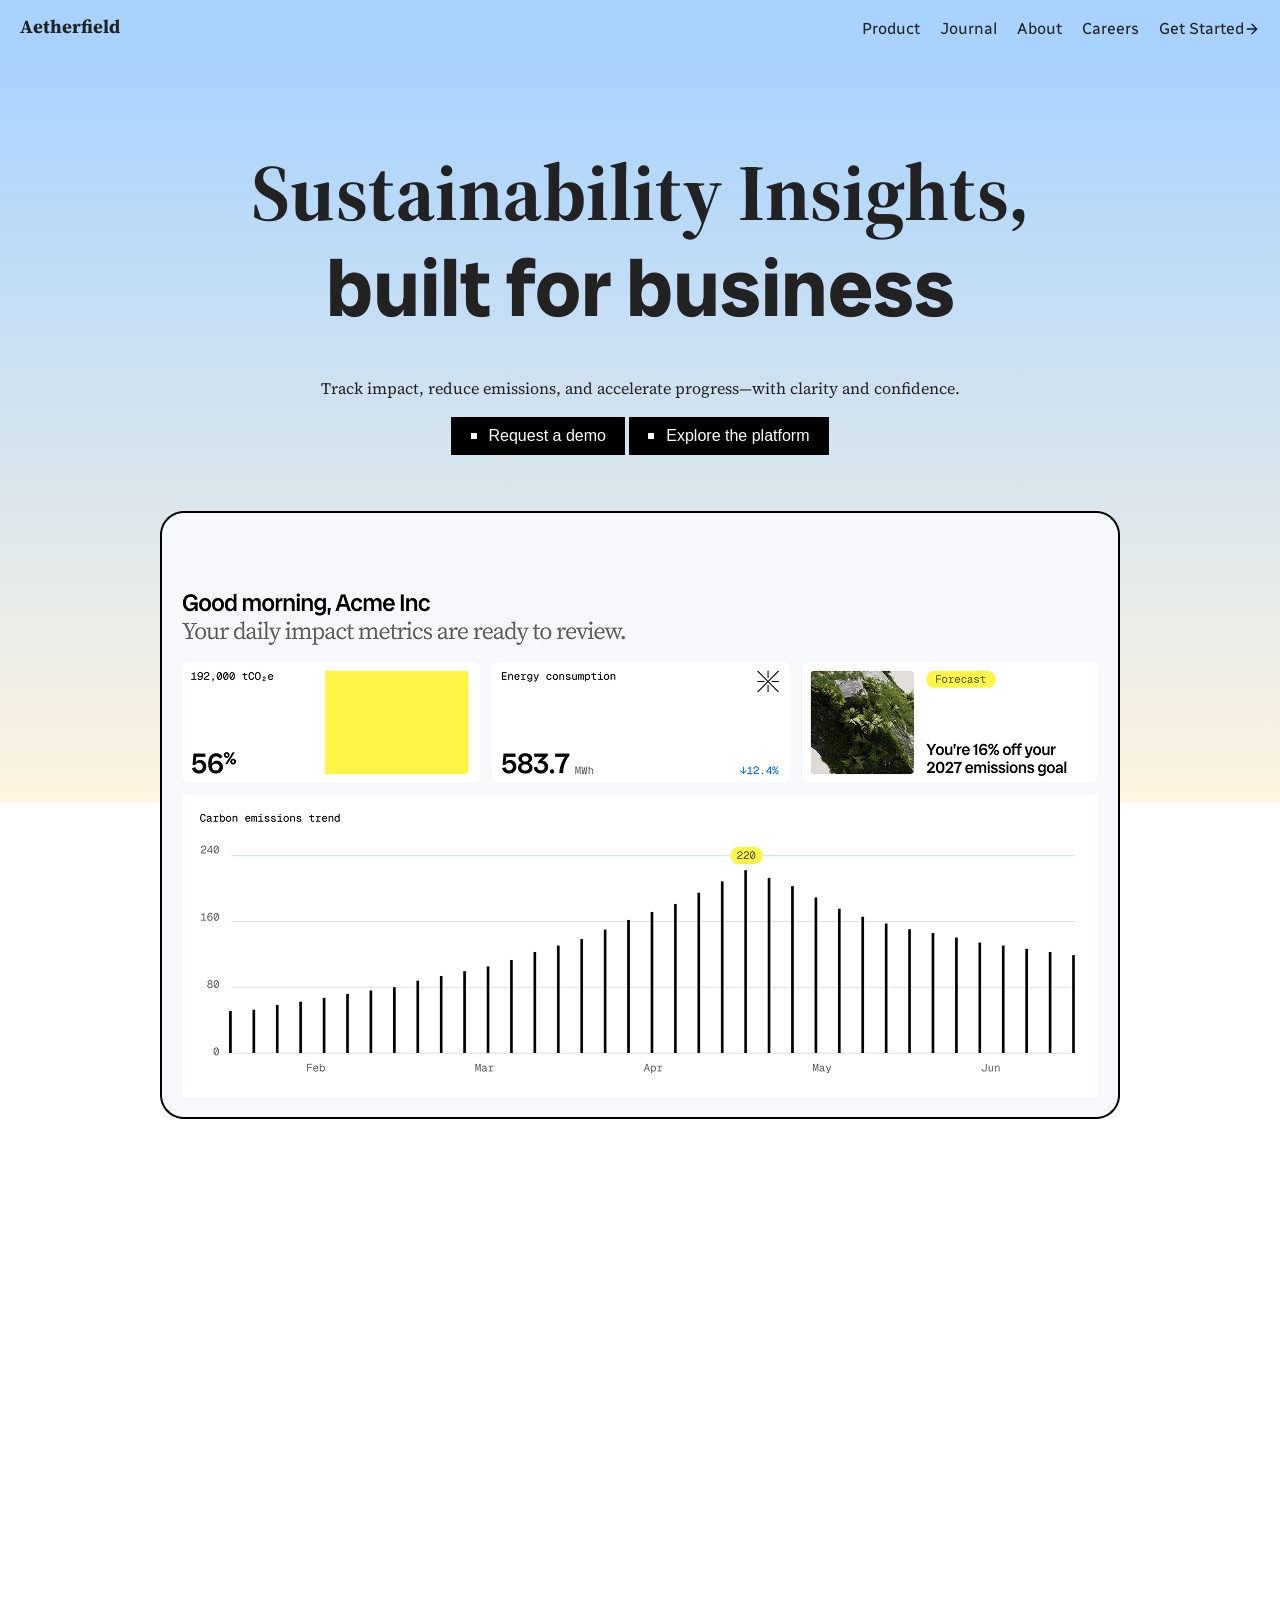
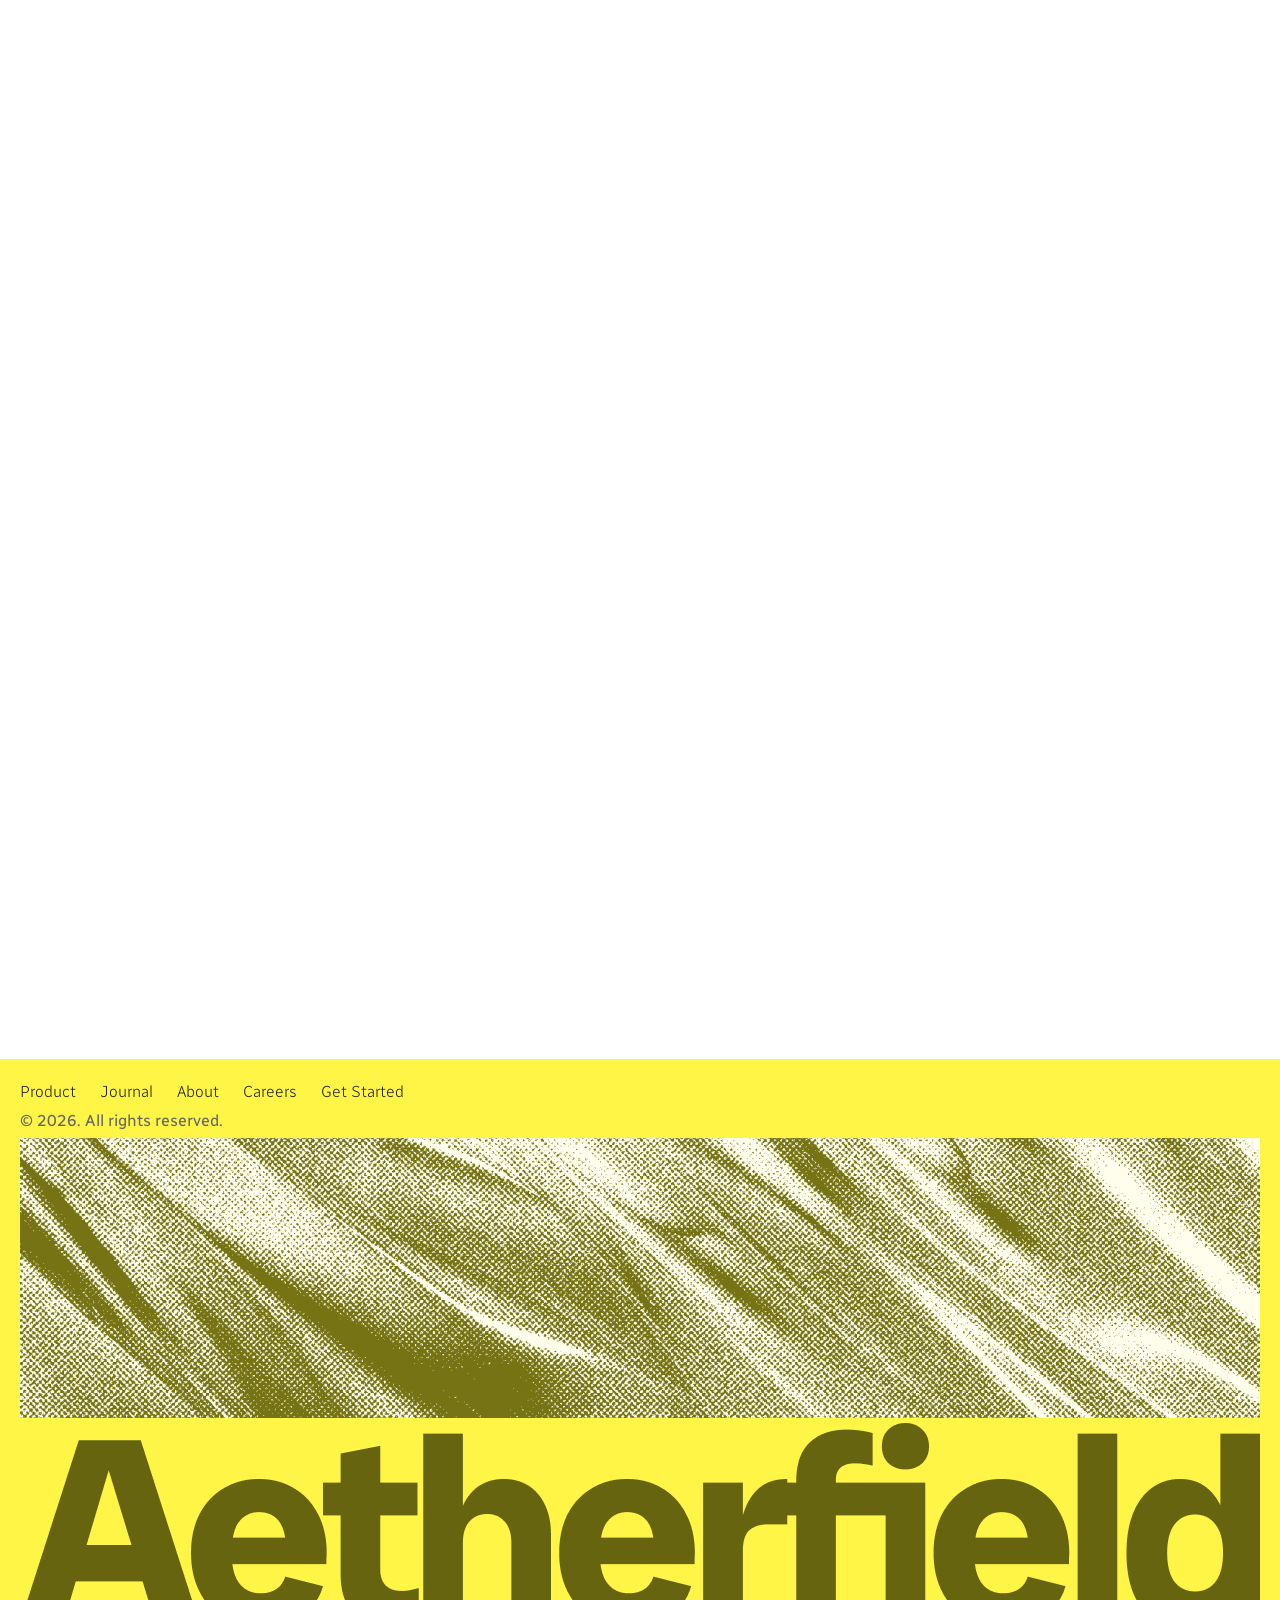
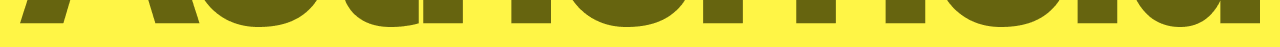
<file: index.html>
<!doctype html>
<html lang="en">

<head>
  <meta charset="UTF-8" />
  <meta name="viewport" content="width=device-width, initial-scale=1.0" />
  <title>CIS 211 Internet & Web Technology</title>
  <link rel="preconnect" href="https://fonts.googleapis.com">
  <link rel="preconnect" href="https://fonts.gstatic.com" crossorigin>
  <link
    href="https://fonts.googleapis.com/css2?family=Radio+Canada+Big:ital,wght@0,400..700;1,400..700&family=Radio+Canada:ital,wght@0,400..700;1,400..700&display=swap"
    rel="stylesheet">
  <link
    href="https://fonts.googleapis.com/css2?family=Inter:wght@400;500;600&family=Source+Serif+4:ital,opsz,wght@0,8..60,400;0,8..60,600;0,8..60,700;1,8..60,400&display=swap"
    rel="stylesheet">
  <link href="./css/styles.css" rel="stylesheet" />
</head>

<body>
  <header>
    <nav>
      <div class="logo">
        <h3 class="textLogo"><a href="./index.html">Aetherfield</a> </h3>
        <!-- <img src="./images/" alt="Logo" class="brandLogo"> -->
      </div>
      <ul>
        <li><a href="./product.html">Product</a></li>
        <li><a href="./journal.html">Journal</a></li>
        <li><a href="./about.html">About</a></li>
        <li><a href="./careers.html">Careers</a></li>
        <li><a class="arrow-link" href="./getstarted.html"><span>Get Started </span><svg class="arrow"
              viewBox="0 0 24 24" fill="none" stroke="currentColor" stroke-width="2" stroke-linecap="round"
              stroke-linejoin="round" aria-hidden="true" focusable="false">
              <!-- Horizontal stem line -->
              <line x1="5" y1="12" x2="19" y2="12" />
              <!-- Chevron arrow head -->
              <polyline points="12 5 19 12 12 19" />
            </svg>
          </a>
        </li>
      </ul>
    </nav>
  </header>

  <main class="container">
    <section class="hero">
      <div class="heroText">
        <h1>Sustainability Insights, <br><span>built for business</span></h1>
        <p>Track impact, reduce emissions, and accelerate progress—with clarity and confidence.</p>
        <button class="btn">Request a demo</button>
        <button class="btn">Explore the platform</button>
      </div>

      <div class="heroImg">
        <img src="./images/HeroImage.png" alt="Hero Image">
      </div>

    </section>
    <section class="sustainability">

    </section>
    <section class="clarity">

    </section>
    <section class="acme">

    </section>
    <section class="journal">

    </section>

    <section class="testomonial">

    </section>
    <section class="request">

    </section>
  </main>
  <footer>
    <nav>
      <ul>
        <li><a href="./product.html">Product</a></li>
        <li><a href="./journal.html">Journal</a></li>
        <li><a href="./about.html">About</a></li>
        <li><a href="./careers.html">Careers</a></li>
        <li><a href="./getstarted.html">Get Started</a></li>
      </ul>
    </nav>

    <div class="copy">&copy; 2026. All rights reserved.</div>
    <div class="footerImage">

    </div>
    <div class="footerLogo"></div>
  </footer>
</body>

</html>
</file>
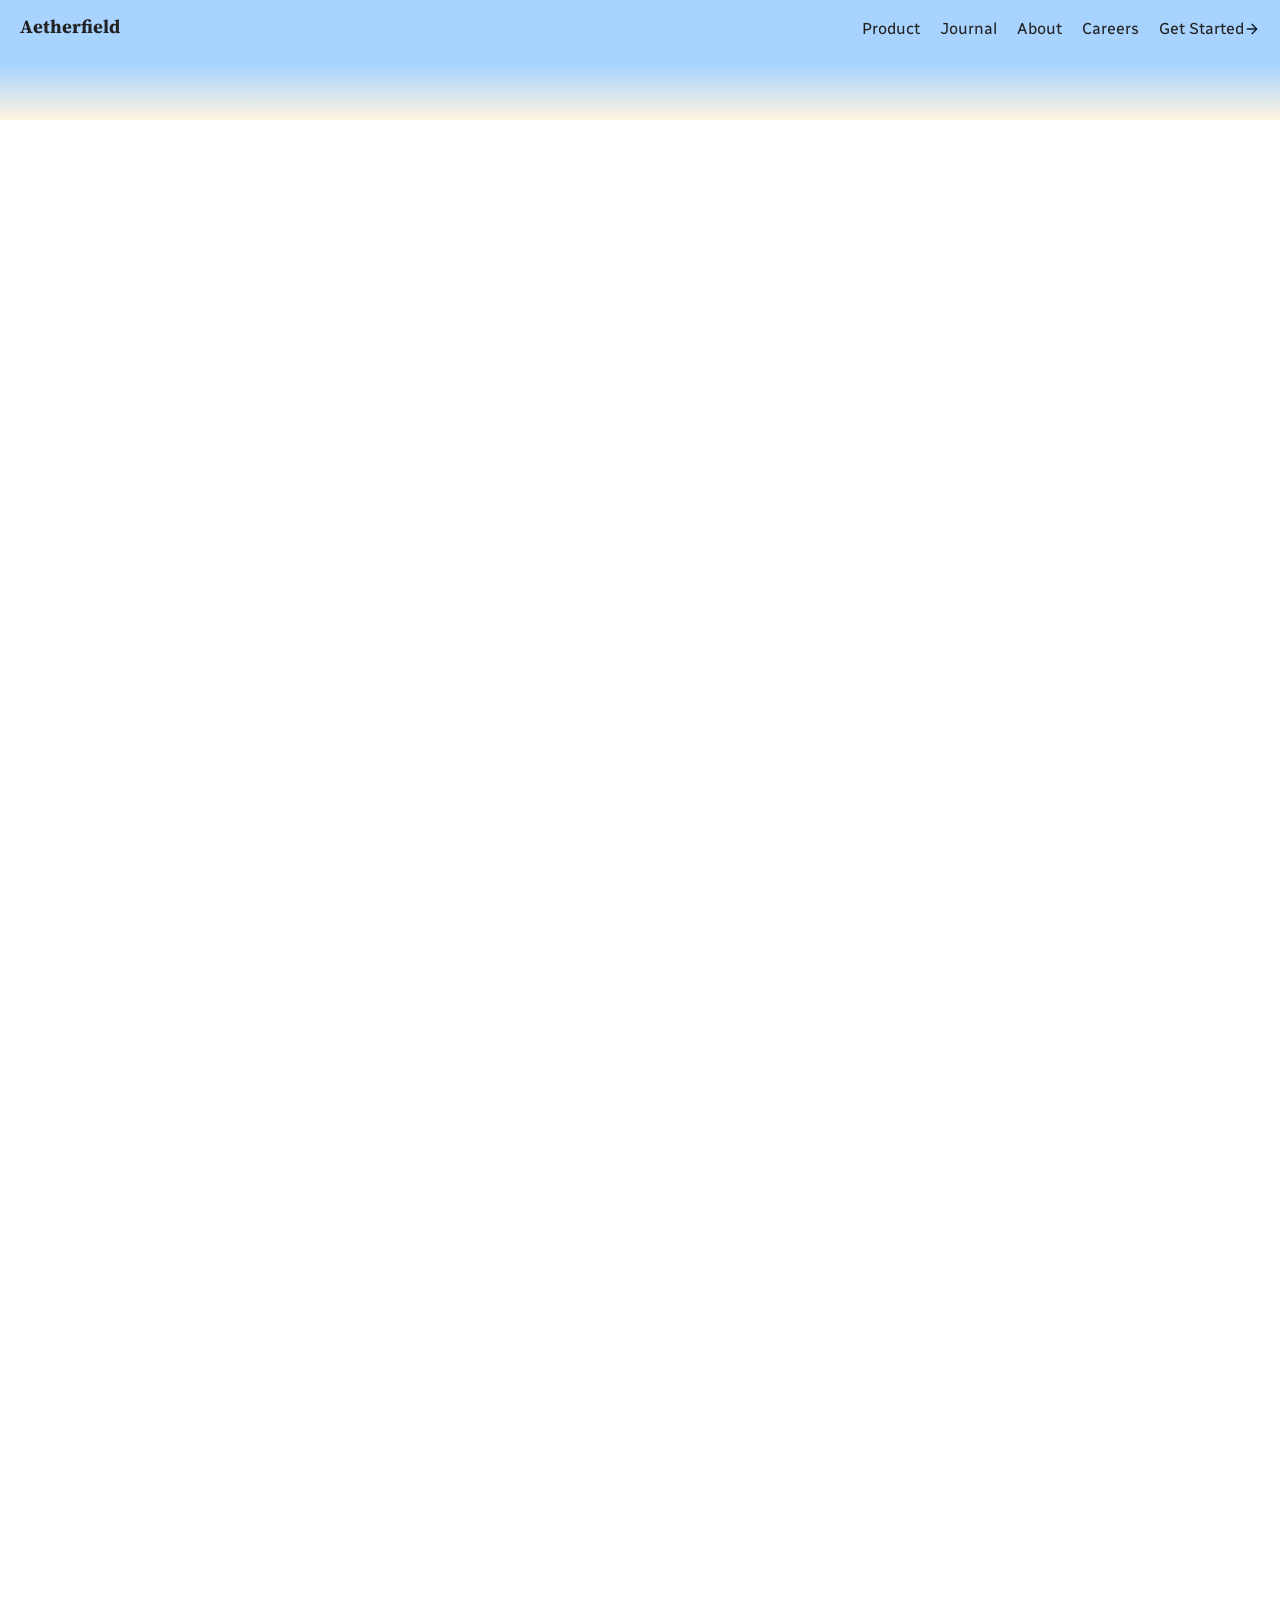
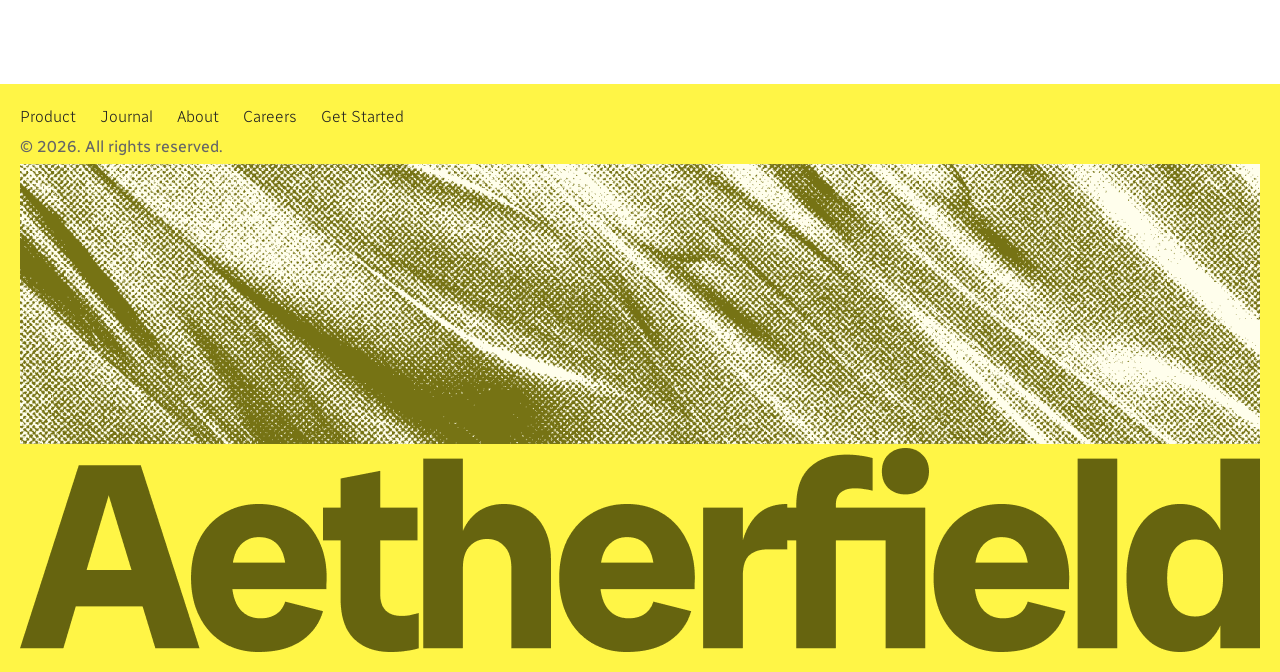
<file: about.html>
<!doctype html>
<html lang="en">

<head>
  <meta charset="UTF-8" />
  <meta name="viewport" content="width=device-width, initial-scale=1.0" />
  <title>CIS 211 Internet & Web Technology</title>
  <link rel="preconnect" href="https://fonts.googleapis.com">
  <link rel="preconnect" href="https://fonts.gstatic.com" crossorigin>
  <link
    href="https://fonts.googleapis.com/css2?family=Radio+Canada+Big:ital,wght@0,400..700;1,400..700&family=Radio+Canada:ital,wght@0,400..700;1,400..700&display=swap"
    rel="stylesheet">
  <link
    href="https://fonts.googleapis.com/css2?family=Inter:wght@400;500;600&family=Source+Serif+4:ital,opsz,wght@0,8..60,400;0,8..60,600;0,8..60,700;1,8..60,400&display=swap"
    rel="stylesheet">
  <link href="./css/styles.css" rel="stylesheet" />
</head>

<body>
  <header>
    <nav>
      <div class="logo">
        <h3 class="textLogo"><a href="./index.html">Aetherfield</a> </h3>
        <!-- <img src="./images/" alt="Logo" class="brandLogo"> -->
      </div>
      <ul>
        <li><a href="./product.html">Product</a></li>
        <li><a href="./journal.html">Journal</a></li>
        <li><a href="./about.html">About</a></li>
        <li><a href="./careers.html">Careers</a></li>
        <li><a class="arrow-link" href="./getstarted.html"><span>Get Started </span><svg class="arrow"
              viewBox="0 0 24 24" fill="none" stroke="currentColor" stroke-width="2" stroke-linecap="round"
              stroke-linejoin="round" aria-hidden="true" focusable="false">
              <!-- Horizontal stem line -->
              <line x1="5" y1="12" x2="19" y2="12" />
              <!-- Chevron arrow head -->
              <polyline points="12 5 19 12 12 19" />
            </svg>
          </a>
        </li>
      </ul>
    </nav>
  </header>

  <main class="container">
    <section class="hero">
      

    </section>
    <section class="sustainability">

    </section>
    <section class="clarity">

    </section>
    <section class="acme">

    </section>
    <section class="journal">

    </section>

    <section class="testomonial">

    </section>
    <section class="request">

    </section>
  </main>
  <footer>
    <nav>
      <ul>
        <li><a href="./product.html">Product</a></li>
        <li><a href="./journal.html">Journal</a></li>
        <li><a href="./about.html">About</a></li>
        <li><a href="./careers.html">Careers</a></li>
        <li><a href="./getstarted.html">Get Started</a></li>
      </ul>
    </nav>

    <div class="copy">&copy; 2026. All rights reserved.</div>
    <div class="footerImage">

    </div>
     <div class="footerLogo"></div>
  </footer>
</body>

</html>
</file>
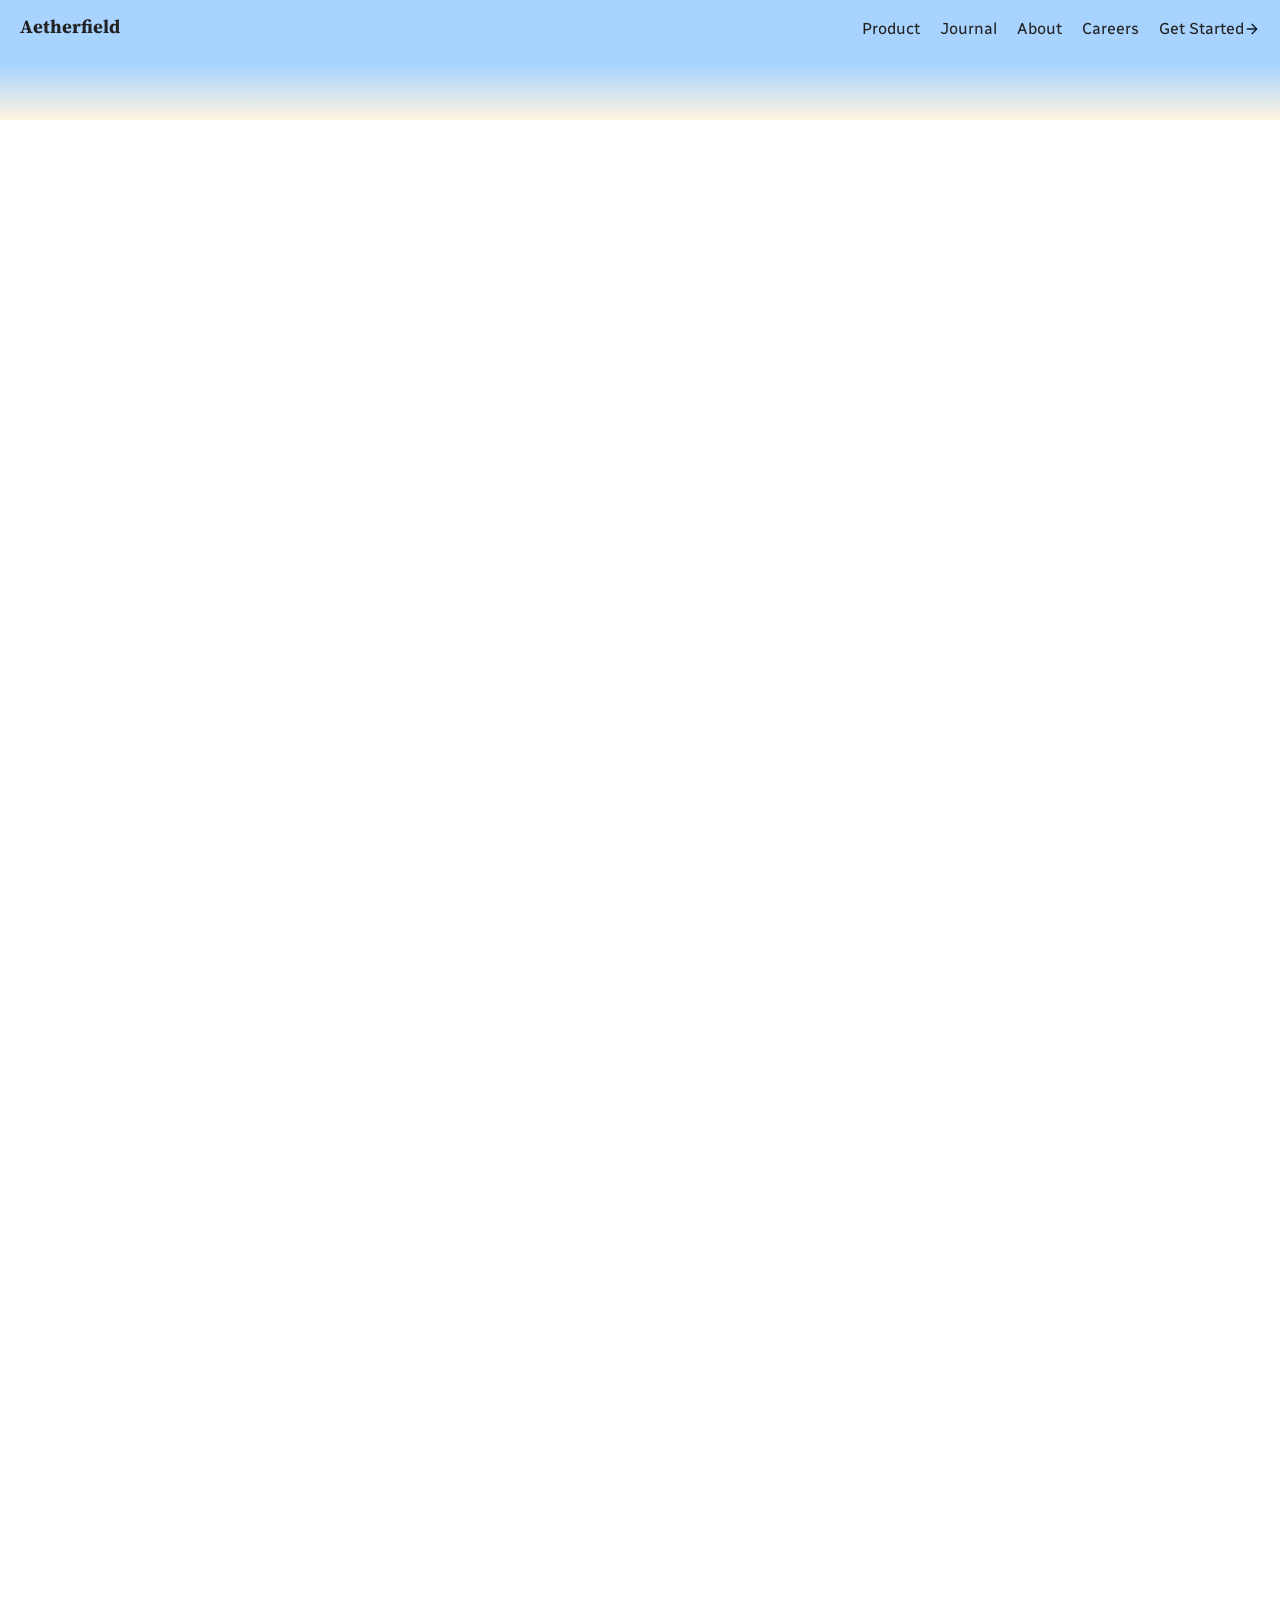
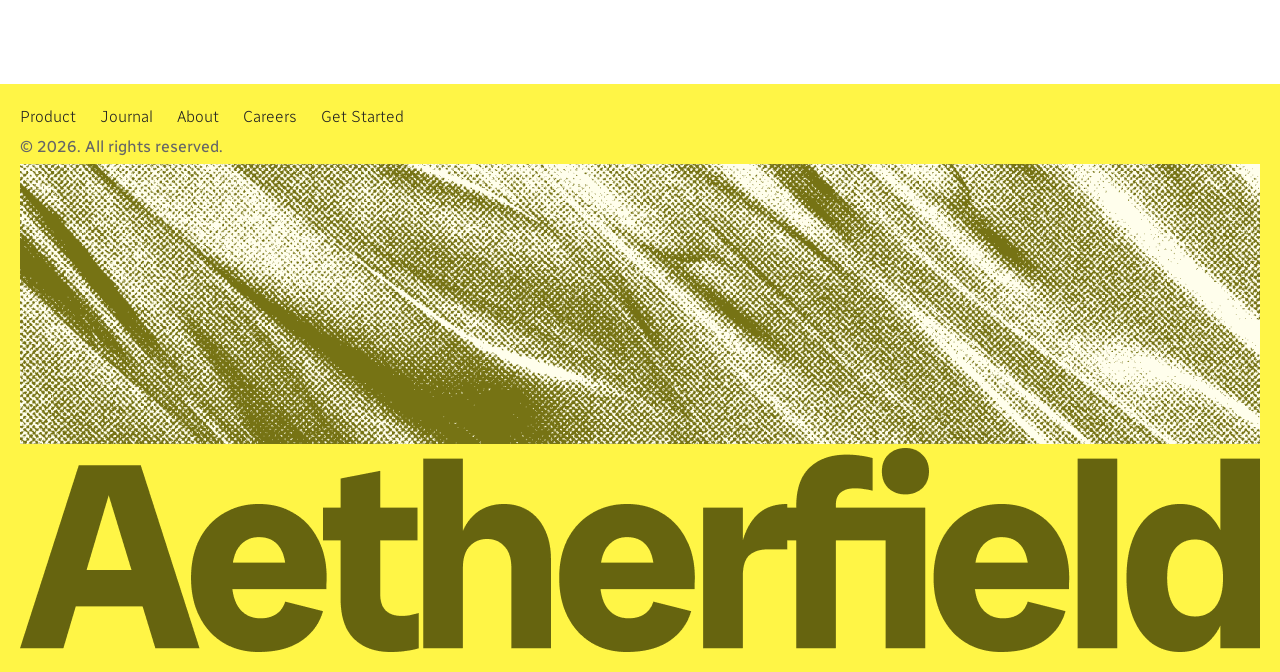
<file: getstarted.html>
<!doctype html>
<html lang="en">

<head>
  <meta charset="UTF-8" />
  <meta name="viewport" content="width=device-width, initial-scale=1.0" />
  <title>CIS 211 Internet & Web Technology</title>
  <link rel="preconnect" href="https://fonts.googleapis.com">
  <link rel="preconnect" href="https://fonts.gstatic.com" crossorigin>
  <link
    href="https://fonts.googleapis.com/css2?family=Radio+Canada+Big:ital,wght@0,400..700;1,400..700&family=Radio+Canada:ital,wght@0,400..700;1,400..700&display=swap"
    rel="stylesheet">
  <link
    href="https://fonts.googleapis.com/css2?family=Inter:wght@400;500;600&family=Source+Serif+4:ital,opsz,wght@0,8..60,400;0,8..60,600;0,8..60,700;1,8..60,400&display=swap"
    rel="stylesheet">
  <link href="./css/styles.css" rel="stylesheet" />
</head>

<body>
  <header>
    <nav>
      <div class="logo">
        <h3 class="textLogo"><a href="./index.html">Aetherfield</a> </h3>
        <!-- <img src="./images/" alt="Logo" class="brandLogo"> -->
      </div>
      <ul>
        <li><a href="./product.html">Product</a></li>
        <li><a href="./journal.html">Journal</a></li>
        <li><a href="./about.html">About</a></li>
        <li><a href="./careers.html">Careers</a></li>
        <li><a class="arrow-link" href="./getstarted.html"><span>Get Started </span><svg class="arrow"
              viewBox="0 0 24 24" fill="none" stroke="currentColor" stroke-width="2" stroke-linecap="round"
              stroke-linejoin="round" aria-hidden="true" focusable="false">
              <!-- Horizontal stem line -->
              <line x1="5" y1="12" x2="19" y2="12" />
              <!-- Chevron arrow head -->
              <polyline points="12 5 19 12 12 19" />
            </svg>
          </a>
        </li>
      </ul>
    </nav>
  </header>

  <main class="container">
    <section class="hero">


    </section>
    <section class="sustainability">

    </section>
    <section class="clarity">

    </section>
    <section class="acme">

    </section>
    <section class="journal">

    </section>

    <section class="testomonial">

    </section>
    <section class="request">

    </section>
  </main>
  <footer>
    <nav>
      <ul>
        <li><a href="./product.html">Product</a></li>
        <li><a href="./journal.html">Journal</a></li>
        <li><a href="./about.html">About</a></li>
        <li><a href="./careers.html">Careers</a></li>
        <li><a href="./getstarted.html">Get Started</a></li>
      </ul>
    </nav>

    <div class="copy">&copy; 2026. All rights reserved.</div>
    <div class="footerImage">

    </div>
    <div class="footerLogo"></div>
  </footer>
</body>

</html>
</file>
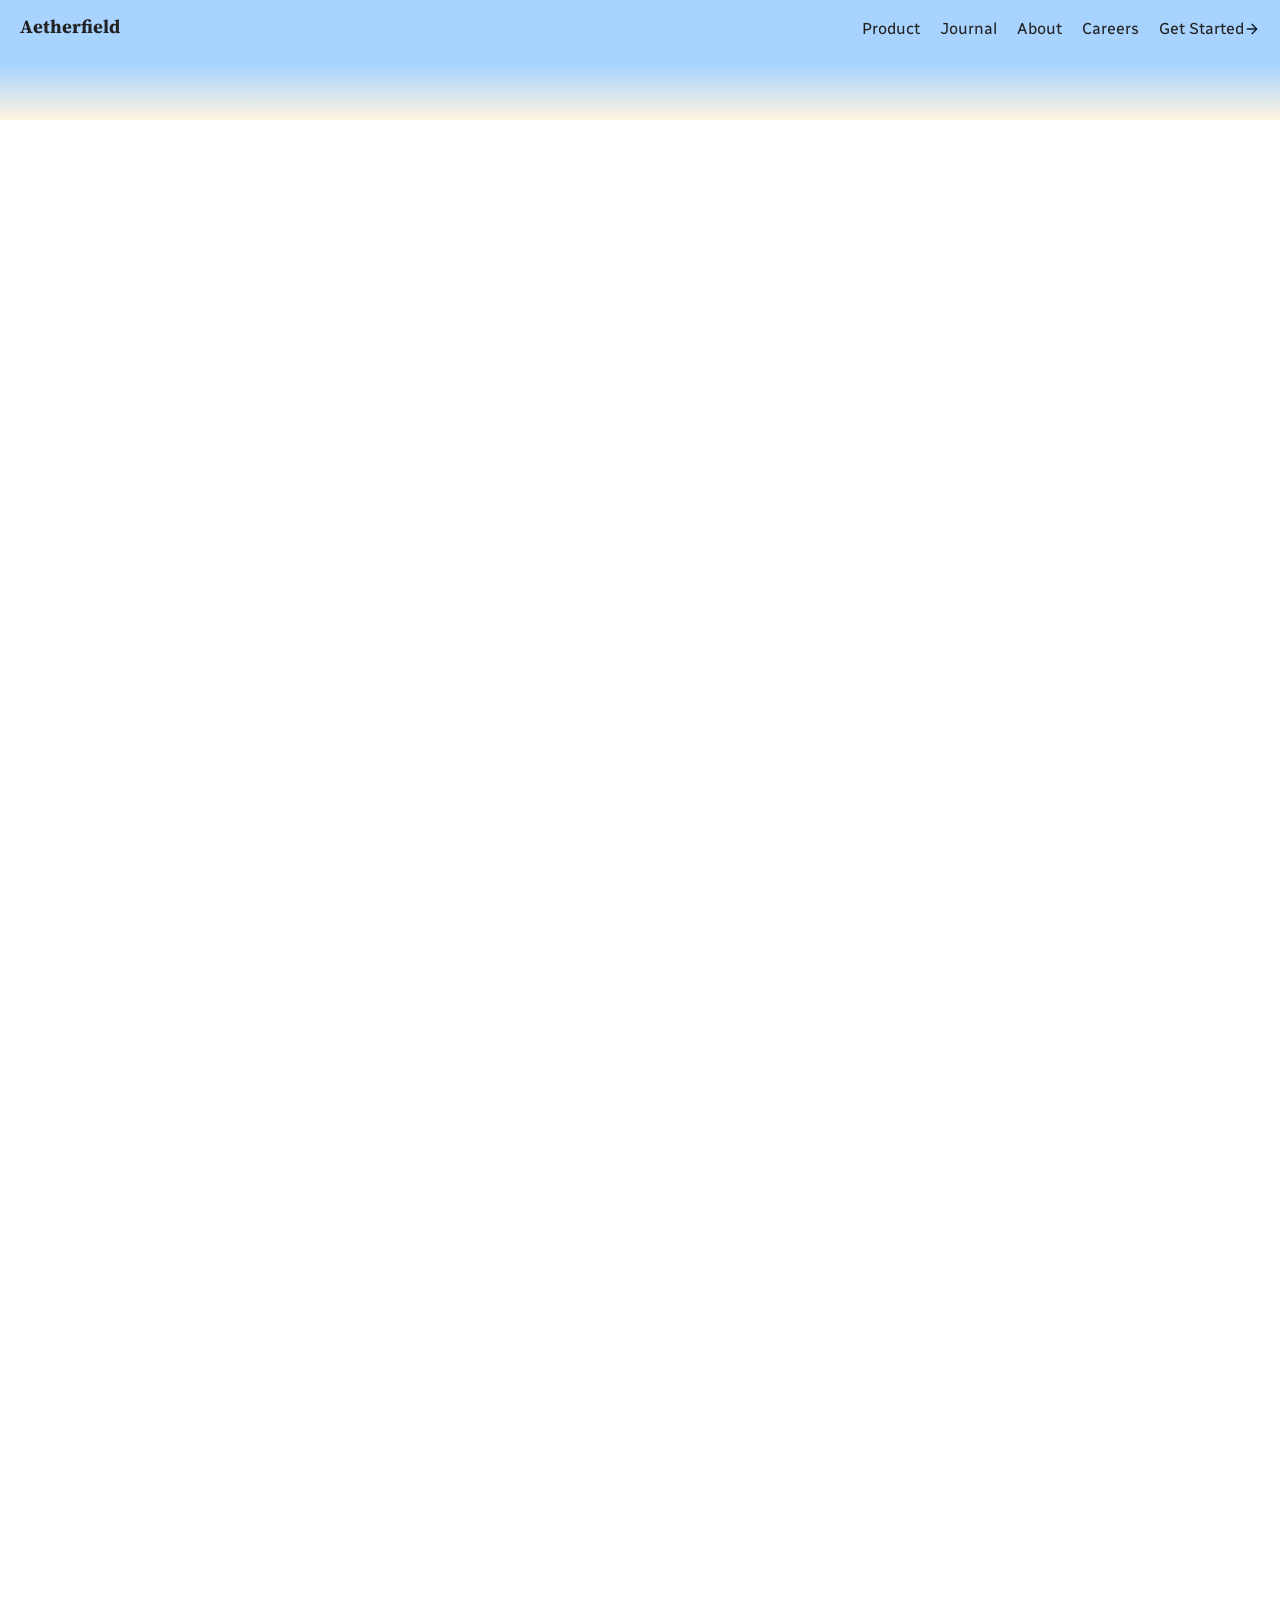
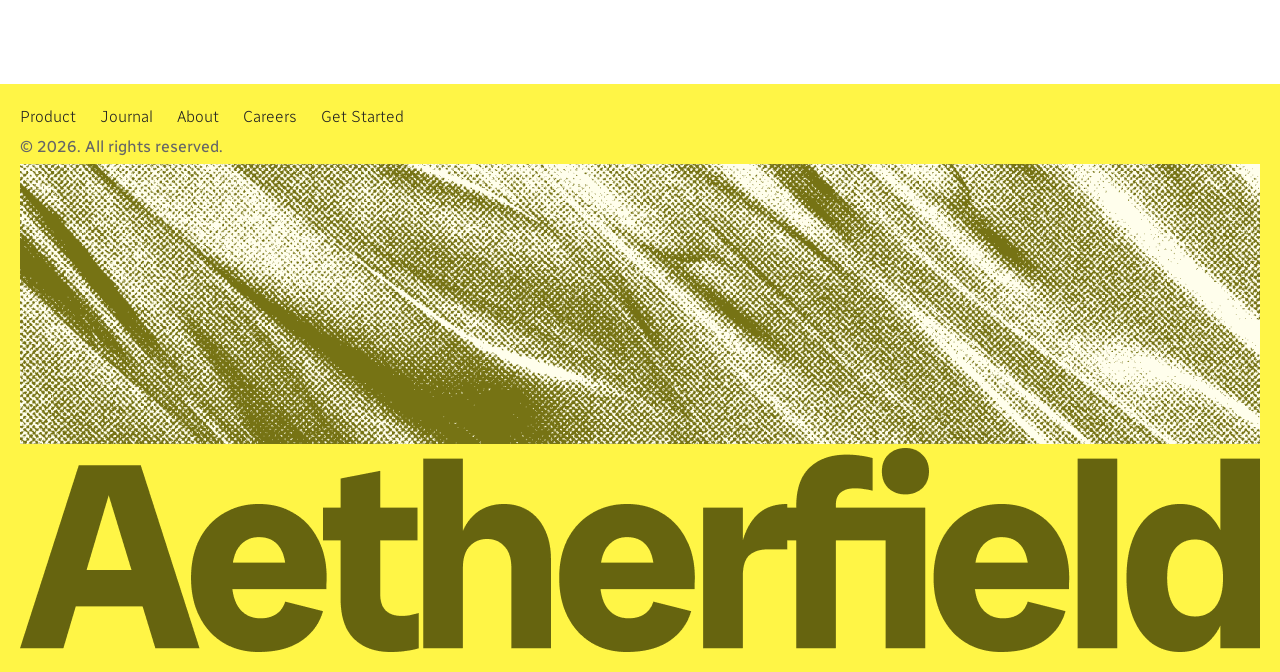
<file: journal.html>
<!doctype html>
<html lang="en">

<head>
  <meta charset="UTF-8" />
  <meta name="viewport" content="width=device-width, initial-scale=1.0" />
  <title>CIS 211 Internet & Web Technology</title>
  <link rel="preconnect" href="https://fonts.googleapis.com">
  <link rel="preconnect" href="https://fonts.gstatic.com" crossorigin>
  <link
    href="https://fonts.googleapis.com/css2?family=Radio+Canada+Big:ital,wght@0,400..700;1,400..700&family=Radio+Canada:ital,wght@0,400..700;1,400..700&display=swap"
    rel="stylesheet">
  <link
    href="https://fonts.googleapis.com/css2?family=Inter:wght@400;500;600&family=Source+Serif+4:ital,opsz,wght@0,8..60,400;0,8..60,600;0,8..60,700;1,8..60,400&display=swap"
    rel="stylesheet">
  <link href="./css/styles.css" rel="stylesheet" />
</head>

<body>
  <header>
    <nav>
      <div class="logo">
        <h3 class="textLogo"><a href="./index.html">Aetherfield</a> </h3>
        <!-- <img src="./images/" alt="Logo" class="brandLogo"> -->
      </div>
      <ul>
        <li><a href="./product.html">Product</a></li>
        <li><a href="./journal.html">Journal</a></li>
        <li><a href="./about.html">About</a></li>
        <li><a href="./careers.html">Careers</a></li>
        <li><a class="arrow-link" href="./getstarted.html"><span>Get Started </span><svg class="arrow"
              viewBox="0 0 24 24" fill="none" stroke="currentColor" stroke-width="2" stroke-linecap="round"
              stroke-linejoin="round" aria-hidden="true" focusable="false">
              <!-- Horizontal stem line -->
              <line x1="5" y1="12" x2="19" y2="12" />
              <!-- Chevron arrow head -->
              <polyline points="12 5 19 12 12 19" />
            </svg>
          </a>
        </li>
      </ul>
    </nav>
  </header>

  <main class="container">
    <section class="hero">
      

    </section>
    <section class="sustainability">

    </section>
    <section class="clarity">

    </section>
    <section class="acme">

    </section>
    <section class="journal">

    </section>

    <section class="testomonial">

    </section>
    <section class="request">

    </section>
  </main>
  <footer>
    <nav>
      <ul>
        <li><a href="./product.html">Product</a></li>
        <li><a href="./journal.html">Journal</a></li>
        <li><a href="./about.html">About</a></li>
        <li><a href="./careers.html">Careers</a></li>
        <li><a href="./getstarted.html">Get Started</a></li>
      </ul>
    </nav>

    <div class="copy">&copy; 2026. All rights reserved.</div>
    <div class="footerImage">

    </div>
     <div class="footerLogo"></div>
  </footer>
</body>
</html>
</file>
<file: css/styles.css>
/* Simple starter CSS */

:root {
  --font-serif: 'Source Serif 4', Georgia, serif;
  --font-sans: 'Inter', system-ui, -apple-system, "Segoe UI", Roboto, sans-serif;
  --font-display: 'Radio Canada Big', sans-serif;
  --font-body: 'Radio Canada', sans-serif;
  --bg: #ffffff;
  --text: #222222;
  --muted: #666666;
  --accent: #2f5bd8;
  --btncolor: #000;
  --btncolor2: #e8dfdf;
  --border: #dddddd;
  --radius: 0px;
  --font-size: 1rem;
}

* {
  box-sizing: border-box;
  margin: 0;
}

body {
  font-family: var(--font-serif);
  line-height: 1.6;
  color: var(--text);
  background: var(--bg);
}

img {
  max-width: 100%;
  display: block;
}

h1,
h2,
h3 {
  line-height: 1.2;
  margin-bottom: 0.5em;
}

h1 {
  font-size: 3rem;
}

p {
  color: var(--text);
  margin-bottom: 1em;
  font-size: 1rem;
}

a {
  color: var(--accent);
}
/* Layout */

main.container {
  display: grid;
  max-width: 100%;
  margin: 0 auto;
}
main .sustainability{
  height:862px;
}
main .clarity{
  height:678px;
}

header,
footer {
  padding: 1rem 0;
}

header {
  background-color: #a8d3ff;
}
.logo a{
  text-decoration: none;
  color:var(--text);
}
header nav {
  display: flex;
  justify-content: space-between; /* Pushes nav to one side, logo to the other */
  padding: 0px 20px;
}

header nav ul {
  display: flex;
  flex-direction: row;
  list-style: none;
  gap: 20px;
}

header nav ul li {
  color: var(--text);
}

header nav ul li a {
  text-decoration: none;
  color: var(--text);
  display:inline-flex;align-items: center;
  font-size: var(--font-size);
  font-family: var(--font-body);
}
header nav ul li a .arrow{
  gap: 0.35rem;
  text-decoration: none;
  color: #0f172a;
  width:16px;
  height:16px;
}
header nav ul li a.arrow::after {
  font-size: 1 rem;
}
footer {
  font-family: var(--font-body);
  border-bottom: none;
  color: var(--muted);
  display: flex;
  flex-direction: column;
  justify-content: space-between;
  /* Pushes nav to one side, copyright to the other */
  align-items:flex-start;
  /* Vertically centers links with text */
  padding: 1.25rem 1.25rem;
  height:588px;
  background-color:#fff546;
}
footer nav {
  display: flex;
  justify-content: space-between;
}
footer nav ul {
  display: flex;
  gap: 1.5rem;
  /* Spacing between footer links */
  list-style: none;
  /* Removes default bullet points */
  margin: 0;
  padding: 0;
}
footer nav ul li a {
  color: var(--text);
  font-family: var(--font-body);
  text-decoration: none;
  font-weight:300;
}
footer .copy {
  color: var(--muted);
}
footer .footerImage{
  background-image:url('../images/Footerbgimage.png');
  background-size: cover;        /* Scales image to fill entire element without distortion */
  background-position: center;   /* Anchors focus to center */
  background-repeat: no-repeat;  /* Prevents image tiling */
  height:280px;
  width:100%;
}
footer .footerLogo{
  background-image:url('../images/textLogo.png');
  background-size: cover;        /* Scales image to fill entire element without distortion */
  background-position: center;   /* Anchors focus to center */
  background-repeat: no-repeat;  /* Prevents image tiling */
  height:204px;
  width:100%;
}
/* Button */
.btn {
  padding: 0.6rem 1.2rem;
  border: none;
  border-radius: var(--radius);
  background: var(--btncolor);
  color: #fff;
  font-size: 1rem;
  gap: 0.75rem;
  text-decoration: none;
  cursor: pointer;
  display: inline-flex;
  align-items: center;
  justify-content: center;
}

.btn::before {
  content: "";
  display: inline-block;
  width: 6px;
  height: 6px;
  background-color: currentColor;
  /* Matches text color automatically */
}

.btn2 {
  display: inline-block;
  padding: 0.6rem 1.2rem;
  border: none;
  border-radius: var(--radius);
  background: var(--btncolor2);
  color: #333;
  font-size: 1rem;
  text-decoration: none;
  cursor: pointer;
}

.btn:hover {
  opacity: 0.9;
}

/* Card */
.card {
  padding: 1rem;
  border: 1px solid var(--border);
  border-radius: var(--radius);
}

/* Hero */
.hero {
  flex-direction: column;
  align-items: center;
  /* Centers items horizontally */
  text-align: center;
  /* Centers inline text */
  width: 100%;
  background-image: linear-gradient(180deg, #a8d3ff 0%, #fff4df 100%);
  background-size: 100% 70%;
  background-repeat: no-repeat;
  background-position: top center;
  background-color: #ffffff;
  padding: 5rem 0 0;
}

.hero h1 {
  font-size: 80px;
}

.hero h1 span {
  font-family: var(--font-display);
  font-weight:bold;
}

.hero .heroImg {
  margin-top: 56px;
}

.hero .heroImg img {
  max-width: 960px;
  width: 100%;
  height: auto;
  display: block;
  margin: 0 auto;
}

/* Forms */
input,
textarea {
  width: 100%;
  padding: 0.5rem;
  border: 1px solid var(--border);
  border-radius: var(--radius);
  font: inherit;
}

:focus-visible {
  outline: 2px solid var(--accent);
  outline-offset: 2px;
}
</file>
